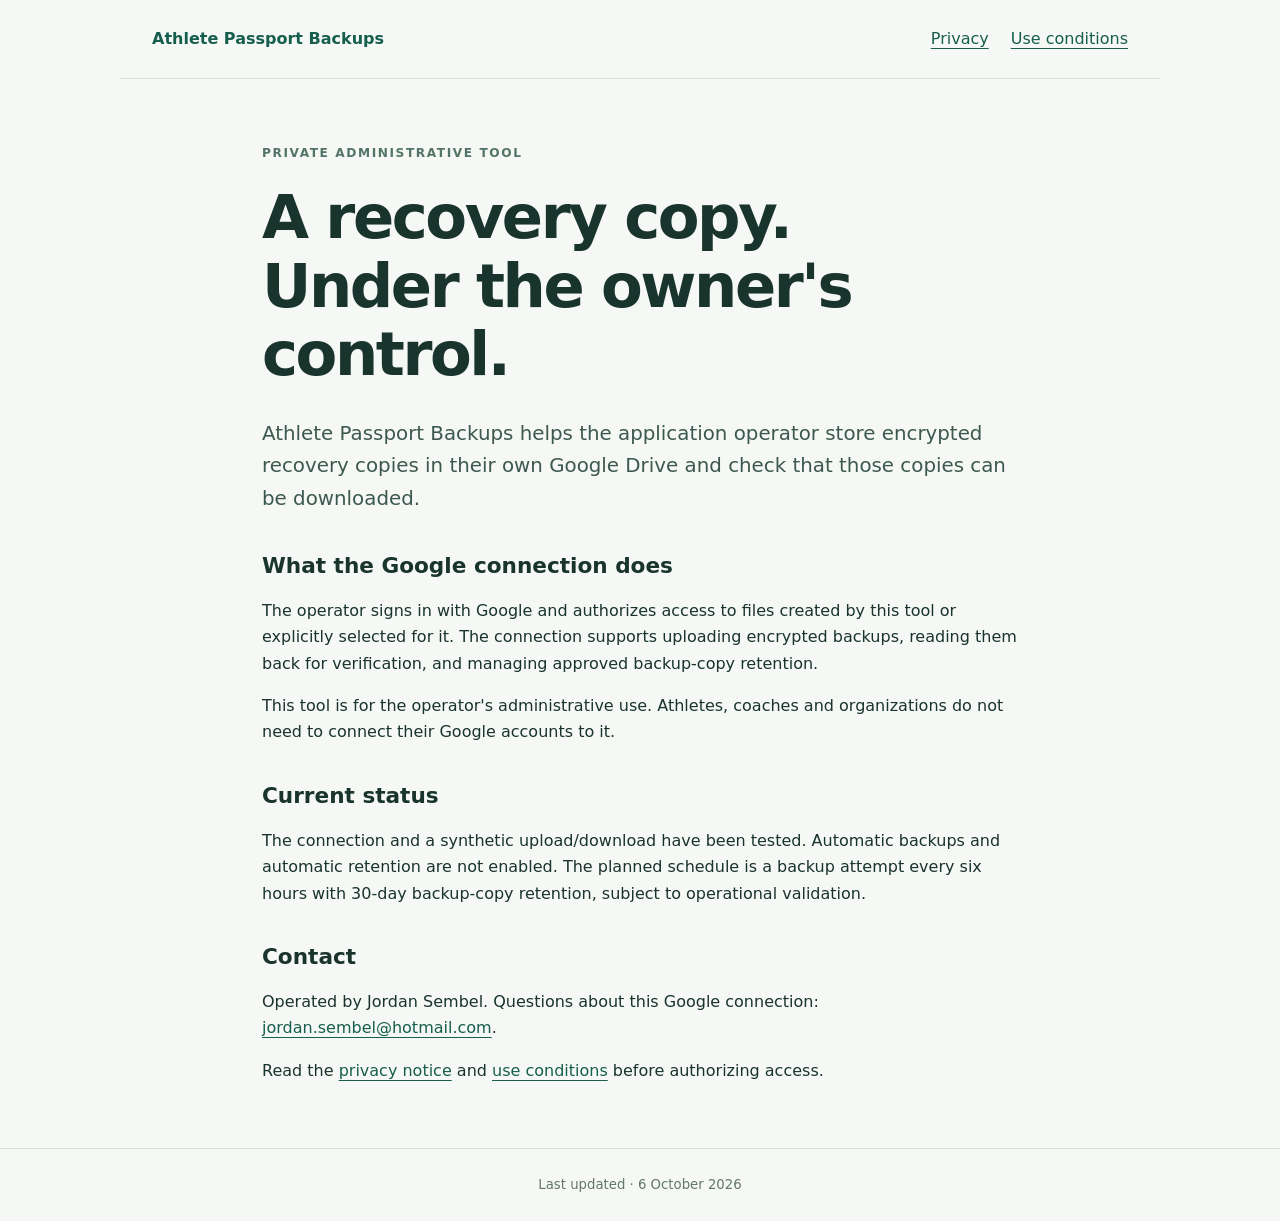
<file: index.html>
<!doctype html><html lang="en"><meta charset="utf-8"><meta name="viewport" content="width=device-width,initial-scale=1"><title>Athlete Passport Backups</title><link rel="stylesheet" href="style.css"><body><header><a href="index.html">Athlete Passport Backups</a><nav><a href="privacy.html">Privacy</a><a href="terms.html">Use conditions</a></nav></header><main><p class="tag">PRIVATE ADMINISTRATIVE TOOL</p><h1>A recovery copy.<br>Under the owner's control.</h1><p class="lead">Athlete Passport Backups helps the application operator store encrypted recovery copies in their own Google Drive and check that those copies can be downloaded.</p><h2>What the Google connection does</h2><p>The operator signs in with Google and authorizes access to files created by this tool or explicitly selected for it. The connection supports uploading encrypted backups, reading them back for verification, and managing approved backup-copy retention.</p><p>This tool is for the operator's administrative use. Athletes, coaches and organizations do not need to connect their Google accounts to it.</p><h2>Current status</h2><p>The connection and a synthetic upload/download have been tested. Automatic backups and automatic retention are not enabled. The planned schedule is a backup attempt every six hours with 30-day backup-copy retention, subject to operational validation.</p><h2>Contact</h2><p>Operated by Jordan Sembel. Questions about this Google connection: <a href="mailto:jordan.sembel@hotmail.com">jordan.sembel@hotmail.com</a>.</p><p>Read the <a href="privacy.html">privacy notice</a> and <a href="terms.html">use conditions</a> before authorizing access.</p></main><footer>Last updated · 6 October 2026</footer></body></html>
</file>
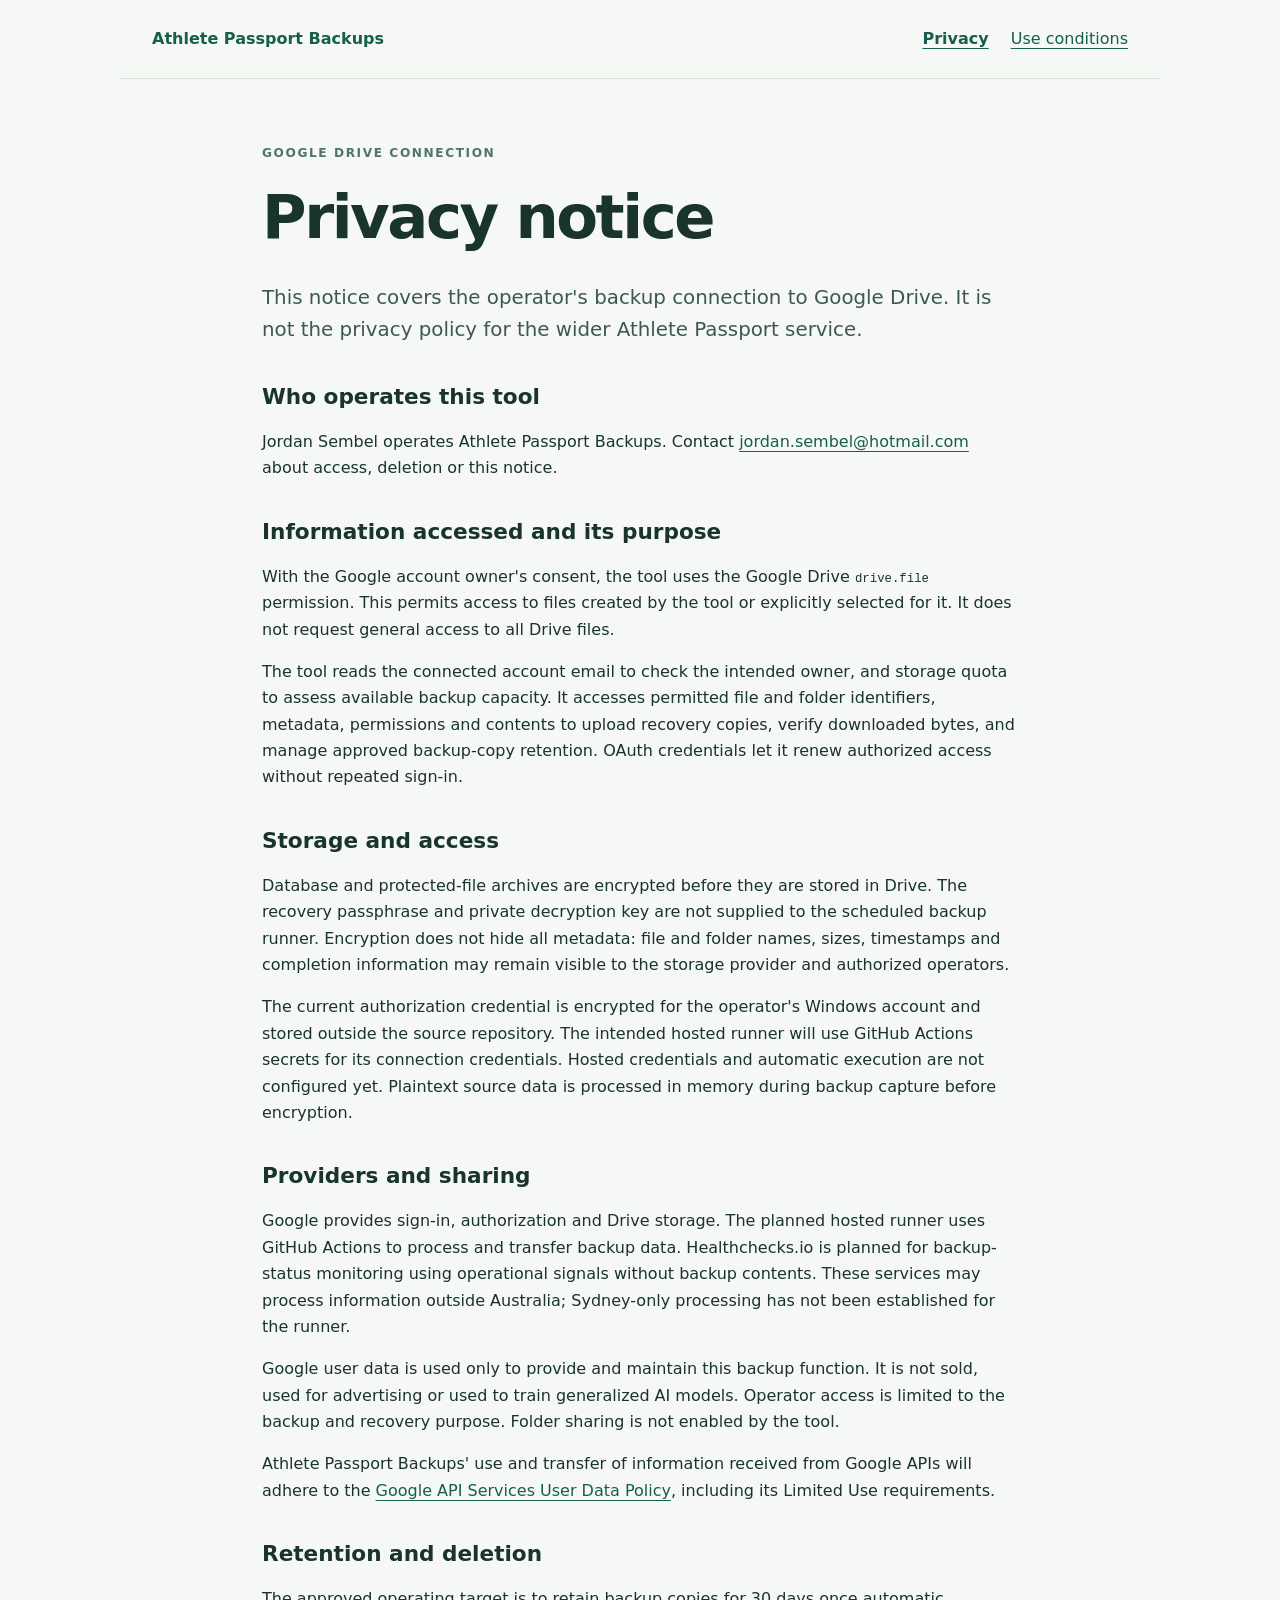
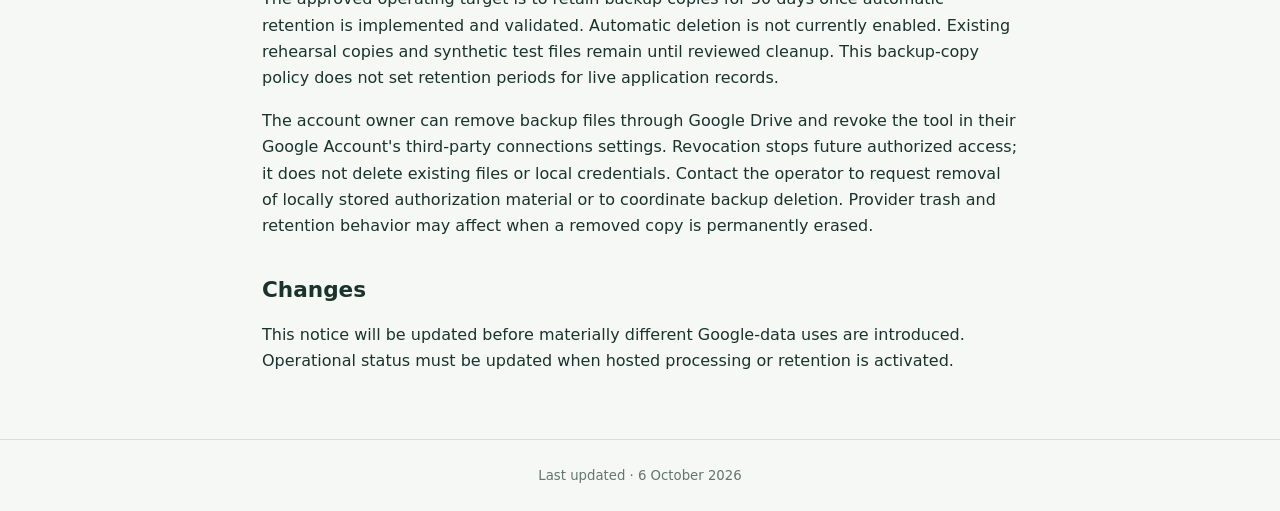
<file: privacy.html>
<!doctype html><html lang="en"><meta charset="utf-8"><meta name="viewport" content="width=device-width,initial-scale=1"><title>Privacy | Athlete Passport Backups</title><link rel="stylesheet" href="style.css"><body><header><a href="index.html">Athlete Passport Backups</a><nav><a href="privacy.html" aria-current="page">Privacy</a><a href="terms.html">Use conditions</a></nav></header><main><p class="tag">GOOGLE DRIVE CONNECTION</p><h1>Privacy notice</h1><p class="lead">This notice covers the operator's backup connection to Google Drive. It is not the privacy policy for the wider Athlete Passport service.</p><h2>Who operates this tool</h2><p>Jordan Sembel operates Athlete Passport Backups. Contact <a href="mailto:jordan.sembel@hotmail.com">jordan.sembel@hotmail.com</a> about access, deletion or this notice.</p><h2>Information accessed and its purpose</h2><p>With the Google account owner's consent, the tool uses the Google Drive <code>drive.file</code> permission. This permits access to files created by the tool or explicitly selected for it. It does not request general access to all Drive files.</p><p>The tool reads the connected account email to check the intended owner, and storage quota to assess available backup capacity. It accesses permitted file and folder identifiers, metadata, permissions and contents to upload recovery copies, verify downloaded bytes, and manage approved backup-copy retention. OAuth credentials let it renew authorized access without repeated sign-in.</p><h2>Storage and access</h2><p>Database and protected-file archives are encrypted before they are stored in Drive. The recovery passphrase and private decryption key are not supplied to the scheduled backup runner. Encryption does not hide all metadata: file and folder names, sizes, timestamps and completion information may remain visible to the storage provider and authorized operators.</p><p>The current authorization credential is encrypted for the operator's Windows account and stored outside the source repository. The intended hosted runner will use GitHub Actions secrets for its connection credentials. Hosted credentials and automatic execution are not configured yet. Plaintext source data is processed in memory during backup capture before encryption.</p><h2>Providers and sharing</h2><p>Google provides sign-in, authorization and Drive storage. The planned hosted runner uses GitHub Actions to process and transfer backup data. Healthchecks.io is planned for backup-status monitoring using operational signals without backup contents. These services may process information outside Australia; Sydney-only processing has not been established for the runner.</p><p>Google user data is used only to provide and maintain this backup function. It is not sold, used for advertising or used to train generalized AI models. Operator access is limited to the backup and recovery purpose. Folder sharing is not enabled by the tool.</p><p>Athlete Passport Backups' use and transfer of information received from Google APIs will adhere to the <a href="https://developers.google.com/terms/api-services-user-data-policy">Google API Services User Data Policy</a>, including its Limited Use requirements.</p><h2>Retention and deletion</h2><p>The approved operating target is to retain backup copies for 30 days once automatic retention is implemented and validated. Automatic deletion is not currently enabled. Existing rehearsal copies and synthetic test files remain until reviewed cleanup. This backup-copy policy does not set retention periods for live application records.</p><p>The account owner can remove backup files through Google Drive and revoke the tool in their Google Account's third-party connections settings. Revocation stops future authorized access; it does not delete existing files or local credentials. Contact the operator to request removal of locally stored authorization material or to coordinate backup deletion. Provider trash and retention behavior may affect when a removed copy is permanently erased.</p><h2>Changes</h2><p>This notice will be updated before materially different Google-data uses are introduced. Operational status must be updated when hosted processing or retention is activated.</p></main><footer>Last updated · 6 October 2026</footer></body></html>
</file>
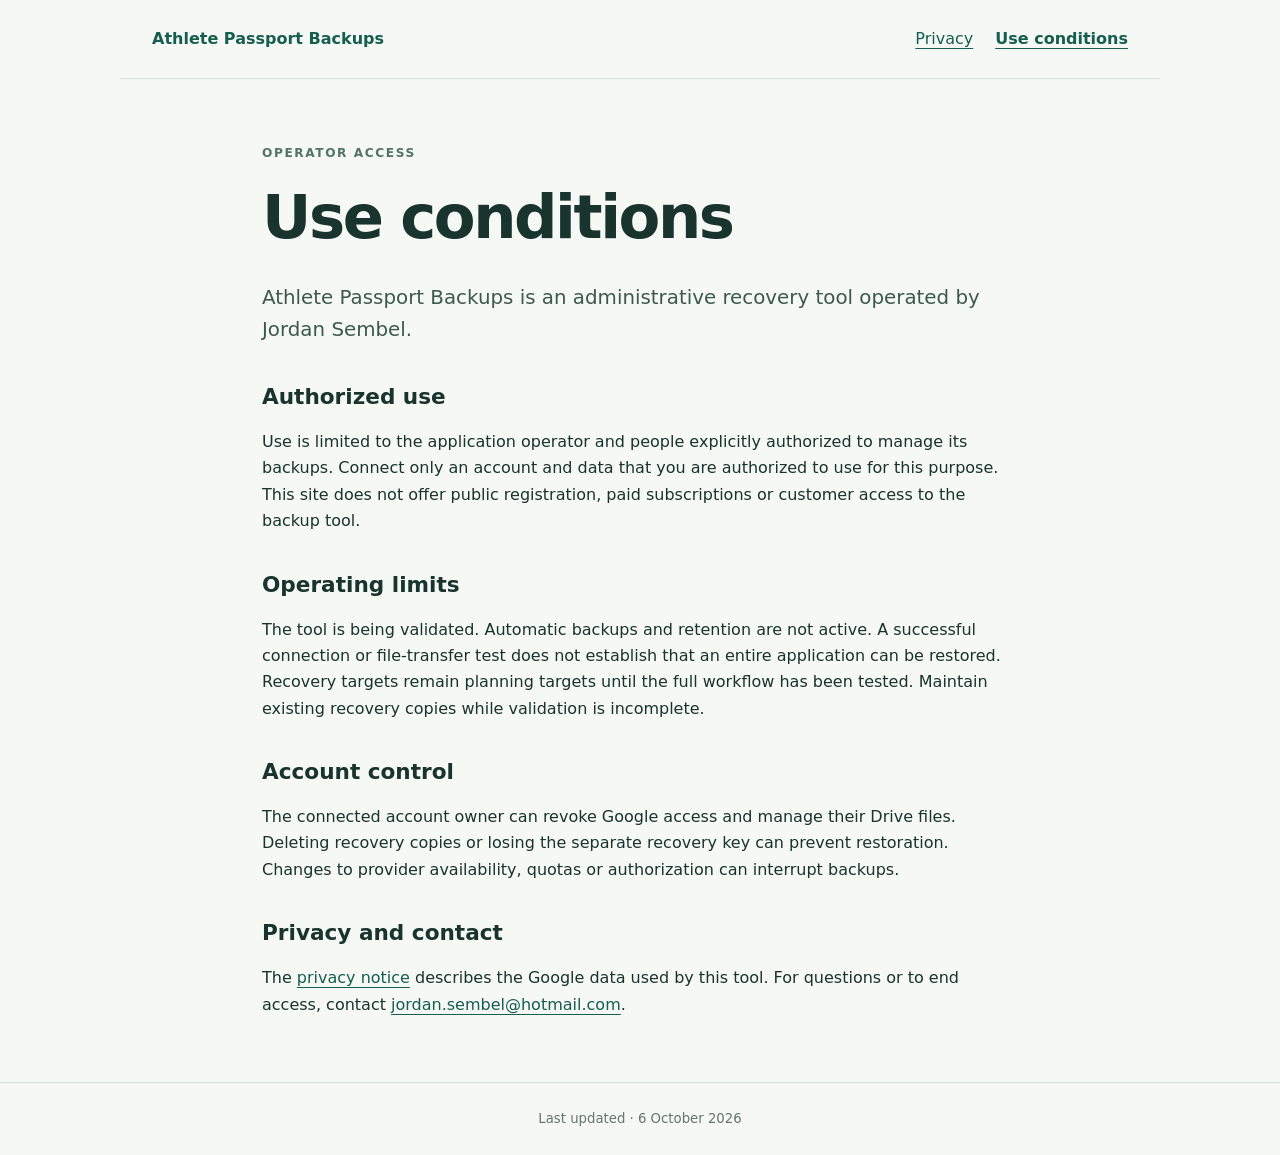
<file: terms.html>
<!doctype html><html lang="en"><meta charset="utf-8"><meta name="viewport" content="width=device-width,initial-scale=1"><title>Use conditions | Athlete Passport Backups</title><link rel="stylesheet" href="style.css"><body><header><a href="index.html">Athlete Passport Backups</a><nav><a href="privacy.html">Privacy</a><a href="terms.html" aria-current="page">Use conditions</a></nav></header><main><p class="tag">OPERATOR ACCESS</p><h1>Use conditions</h1><p class="lead">Athlete Passport Backups is an administrative recovery tool operated by Jordan Sembel.</p><h2>Authorized use</h2><p>Use is limited to the application operator and people explicitly authorized to manage its backups. Connect only an account and data that you are authorized to use for this purpose. This site does not offer public registration, paid subscriptions or customer access to the backup tool.</p><h2>Operating limits</h2><p>The tool is being validated. Automatic backups and retention are not active. A successful connection or file-transfer test does not establish that an entire application can be restored. Recovery targets remain planning targets until the full workflow has been tested. Maintain existing recovery copies while validation is incomplete.</p><h2>Account control</h2><p>The connected account owner can revoke Google access and manage their Drive files. Deleting recovery copies or losing the separate recovery key can prevent restoration. Changes to provider availability, quotas or authorization can interrupt backups.</p><h2>Privacy and contact</h2><p>The <a href="privacy.html">privacy notice</a> describes the Google data used by this tool. For questions or to end access, contact <a href="mailto:jordan.sembel@hotmail.com">jordan.sembel@hotmail.com</a>.</p></main><footer>Last updated · 6 October 2026</footer></body></html>
</file>
<file: style.css>
:root{font-family:system-ui,sans-serif;color:#19332d;background:#f6f8f5;line-height:1.65}*{box-sizing:border-box}body{margin:0}header{max-width:1040px;margin:auto;padding:26px 32px;border-bottom:1px solid #d6e1d9;display:flex;gap:24px;justify-content:space-between;flex-wrap:wrap}header>a{font-weight:700;text-decoration:none}nav{display:flex;gap:22px}a{color:#165e4d;text-underline-offset:4px}main{max-width:820px;margin:64px auto;padding:0 32px}h1{font-size:clamp(2.3rem,5vw,3.8rem);line-height:1.12;letter-spacing:-.04em;font-weight:650;margin:20px 0 30px}h2{font-size:1.35rem;margin-top:36px;line-height:1.3}.lead{font-size:1.24rem;color:#3d594f}.tag{font-size:.76rem;letter-spacing:.13em;font-weight:750;color:#537468}footer{border-top:1px solid #d6e1d9;padding:25px 32px;text-align:center;font-size:.83rem;color:#63766d}code{font-size:.95em}a[aria-current=page]{font-weight:700}
</file>
